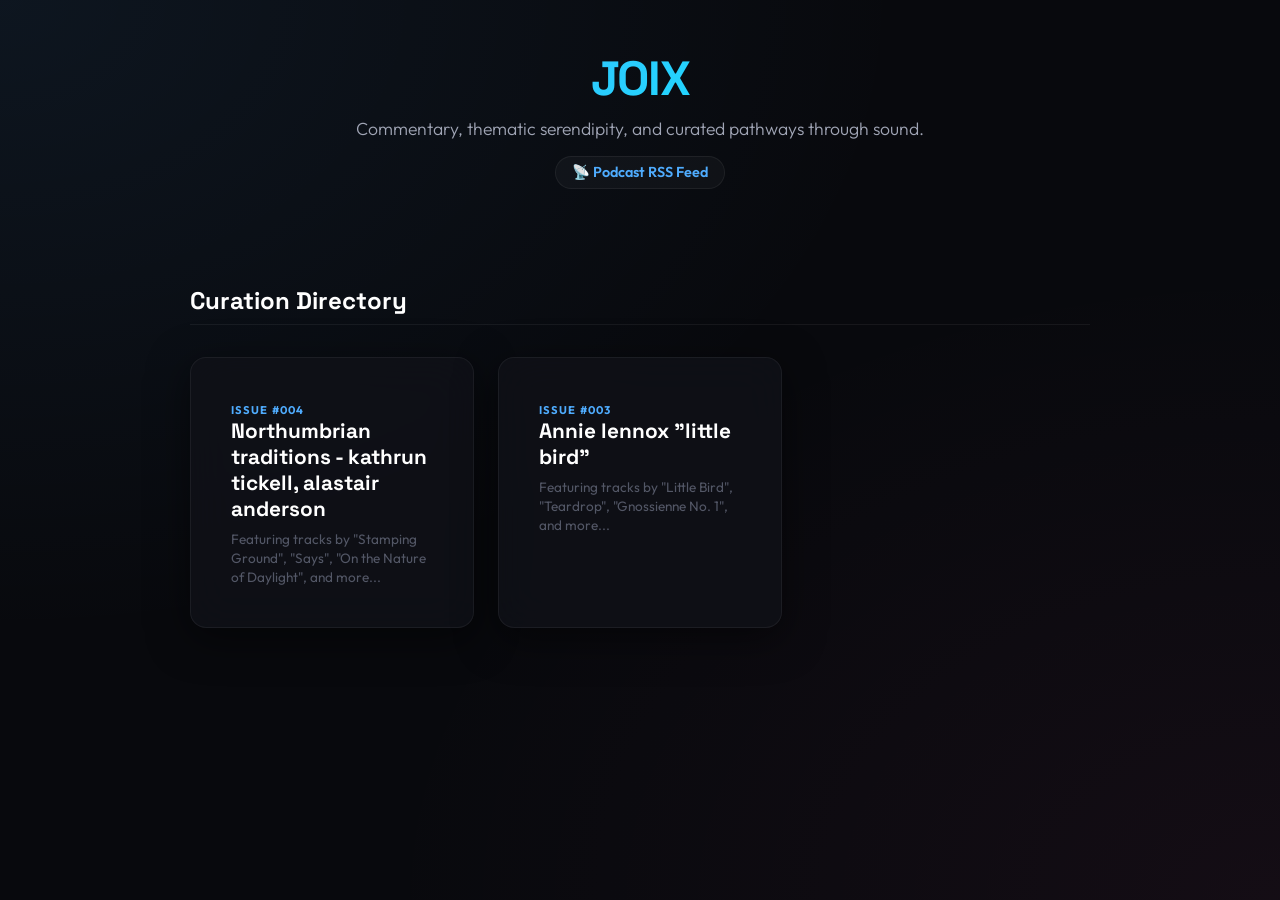
<file: podcast/index.html>
<!DOCTYPE html>
<html lang="en">
<head>
  <meta charset="UTF-8">
  <meta name="viewport" content="width=device-width, initial-scale=1.0">
  <title>JOIX - Thematic Music Curation</title>
  <style>
    
@import url('https://fonts.googleapis.com/css2?family=Outfit:wght@300;400;500;600;700;800&family=Space+Grotesk:wght@400;500;600;700&display=swap');

:root {
  --bg-primary: #08090d;
  --bg-secondary: #111218;
  --accent-purple: #4facfe;
  --accent-cyan: #00f2fe;
  --accent-magenta: #f857a6;
  --text-primary: #ffffff;
  --text-secondary: #a0a5b5;
  --text-muted: #535766;
  --glass-bg: rgba(17, 18, 24, 0.75);
  --glass-border: rgba(255, 255, 255, 0.06);
  --border-radius-lg: 16px;
  --border-radius-md: 10px;
  --border-radius-sm: 6px;
}

* { box-sizing: border-box; margin: 0; padding: 0; }

body {
  font-family: 'Outfit', sans-serif;
  background-color: var(--bg-primary);
  background-image: 
    radial-gradient(at 0% 0%, rgba(79, 172, 254, 0.08) 0px, transparent 50%),
    radial-gradient(at 100% 100%, rgba(248, 87, 166, 0.05) 0px, transparent 50%);
  background-attachment: fixed;
  color: var(--text-primary);
  min-height: 100vh;
  padding: 3rem 1.5rem;
}

.container {
  max-width: 900px;
  margin: 0 auto;
}

header {
  margin-bottom: 4rem;
  text-align: center;
}

h1 {
  font-family: 'Space Grotesk', sans-serif;
  font-weight: 800;
  font-size: 3rem;
  letter-spacing: -0.03em;
  background: linear-gradient(135deg, var(--accent-purple), var(--accent-cyan));
  -webkit-background-clip: text;
  -webkit-text-fill-color: transparent;
  margin-bottom: 0.5rem;
}

.subtitle {
  color: var(--text-secondary);
  font-size: 1.1rem;
  font-weight: 300;
}

.glass-panel {
  background: var(--glass-bg);
  border: 1px solid var(--glass-border);
  backdrop-filter: blur(20px);
  -webkit-backdrop-filter: blur(20px);
  border-radius: var(--border-radius-lg);
  padding: 2.5rem;
  box-shadow: 0 10px 40px rgba(0, 0, 0, 0.5);
  margin-bottom: 2.5rem;
}

/* Timeline grid */
.timeline {
  display: flex;
  flex-direction: column;
  gap: 2rem;
  margin-top: 3rem;
}

.node {
  display: grid;
  grid-template-columns: 70px 1fr;
  gap: 1.5rem;
  position: relative;
}

.node::after {
  content: '';
  position: absolute;
  left: 35px;
  top: 50px;
  bottom: -40px;
  width: 2px;
  background: linear-gradient(to bottom, var(--glass-border) 60%, transparent);
}

.node:last-child::after { display: none; }

.badge {
  display: flex;
  flex-direction: column;
  align-items: center;
  z-index: 2;
}

.number {
  width: 44px;
  height: 44px;
  border-radius: 50%;
  display: flex;
  align-items: center;
  justify-content: center;
  font-weight: 700;
  font-size: 1rem;
  background: var(--bg-secondary);
  border: 2px solid var(--glass-border);
}

.node.voice .number { border-color: var(--accent-cyan); color: var(--accent-cyan); }
.node.track .number { border-color: var(--accent-magenta); color: var(--accent-magenta); }

.type-label {
  font-size: 0.65rem;
  text-transform: uppercase;
  letter-spacing: 0.1em;
  margin-top: 0.4rem;
  color: var(--text-secondary);
  font-weight: 600;
}

.node-content {
  background: rgba(255, 255, 255, 0.01);
  border: 1px solid var(--glass-border);
  border-radius: var(--border-radius-md);
  padding: 1.5rem;
}

.node-title {
  font-family: 'Space Grotesk', sans-serif;
  font-size: 1.2rem;
  font-weight: 700;
  margin-bottom: 1rem;
}

.script-text {
  font-size: 1rem;
  line-height: 1.6;
  color: var(--text-secondary);
  margin-bottom: 1.25rem;
  font-style: italic;
  border-left: 2px solid var(--accent-cyan);
  padding-left: 1rem;
}

audio {
  width: 100%;
  margin-top: 0.5rem;
  outline: none;
}

/* History Card Portal */
.portal-grid {
  display: grid;
  grid-template-columns: repeat(auto-fill, minmax(280px, 1fr));
  gap: 1.5rem;
  margin-top: 2rem;
}

.portal-card {
  text-decoration: none;
  color: inherit;
  transition: all 0.2s ease;
}

.portal-card:hover {
  transform: translateY(-4px);
  border-color: var(--accent-purple);
  box-shadow: 0 10px 30px rgba(79, 172, 254, 0.1);
}

.portal-card h3 {
  font-family: 'Space Grotesk', sans-serif;
  font-size: 1.3rem;
  margin-bottom: 0.5rem;
}

.portal-card p {
  font-size: 0.9rem;
  color: var(--text-secondary);
  line-height: 1.4;
}

.nav-link {
  color: var(--accent-purple);
  text-decoration: none;
  font-weight: 600;
  display: inline-flex;
  align-items: center;
  gap: 0.25rem;
  margin-bottom: 2rem;
}
.nav-link:hover { text-decoration: underline; }

.track-notes {
  margin-top: 1rem;
  padding-top: 1rem;
  border-top: 1px dashed var(--glass-border);
  font-size: 0.85rem;
  color: var(--text-secondary);
}
.track-notes ul {
  list-style: none;
  display: flex;
  flex-direction: column;
  gap: 0.35rem;
}
.track-notes li strong {
  color: var(--accent-purple);
}

  </style>
</head>
<body>
  <div class="container">
    <header>
      <h1>JOIX</h1>
      <p class="subtitle">Commentary, thematic serendipity, and curated pathways through sound.</p>
      <div style="margin-top: 1rem;">
        <a href="rss.xml" class="nav-link" target="_blank" style="font-size:0.9rem; background:rgba(255,255,255,0.03); border:1px solid var(--glass-border); padding: 0.4rem 1rem; border-radius: 30px;">📡 Podcast RSS Feed</a>
      </div>
    </header>
    
    <section>
      <h2 style="font-family: 'Space Grotesk', sans-serif; font-size: 1.5rem; margin-bottom: 1.5rem; border-bottom: 1px solid var(--glass-border); padding-bottom: 0.5rem;">Curation Directory</h2>
      <div class="portal-grid">
        
      <a href="issue_004.html" class="glass-panel portal-card">
        <span style="text-transform: uppercase; font-size: 0.7rem; color: var(--accent-purple); font-weight: 700; letter-spacing: 0.1em;">Issue #004</span>
        <h3>Northumbrian traditions - kathrun tickell, alastair anderson</h3>
        <p style="margin-top:0.5rem; font-size:0.85rem; color: var(--text-muted);">Featuring tracks by "Stamping Ground", "Says", "On the Nature of Daylight", and more...</p>
      </a>
      <a href="issue_003.html" class="glass-panel portal-card">
        <span style="text-transform: uppercase; font-size: 0.7rem; color: var(--accent-purple); font-weight: 700; letter-spacing: 0.1em;">Issue #003</span>
        <h3>Annie lennox "little bird"</h3>
        <p style="margin-top:0.5rem; font-size:0.85rem; color: var(--text-muted);">Featuring tracks by "Little Bird", "Teardrop", "Gnossienne No. 1", and more...</p>
      </a>
      </div>
    </section>
  </div>
</body>
</html>
</file>
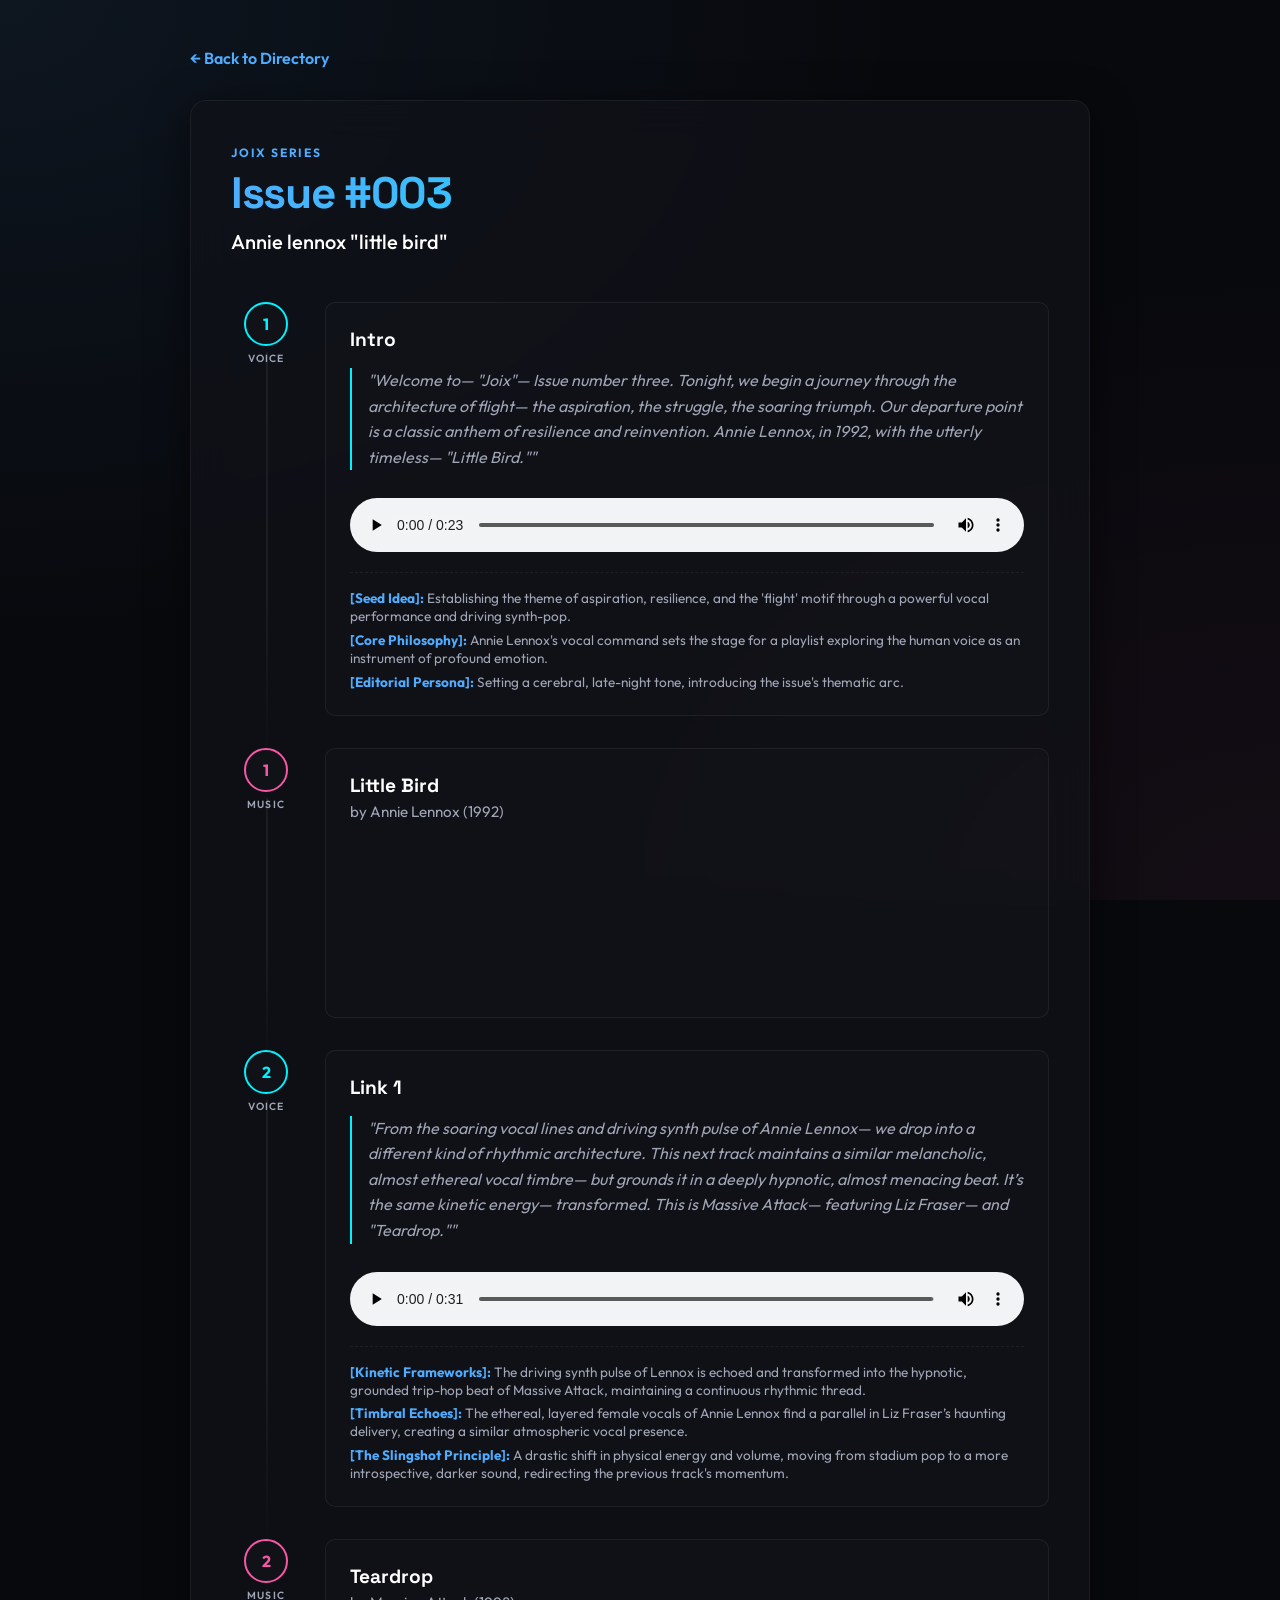
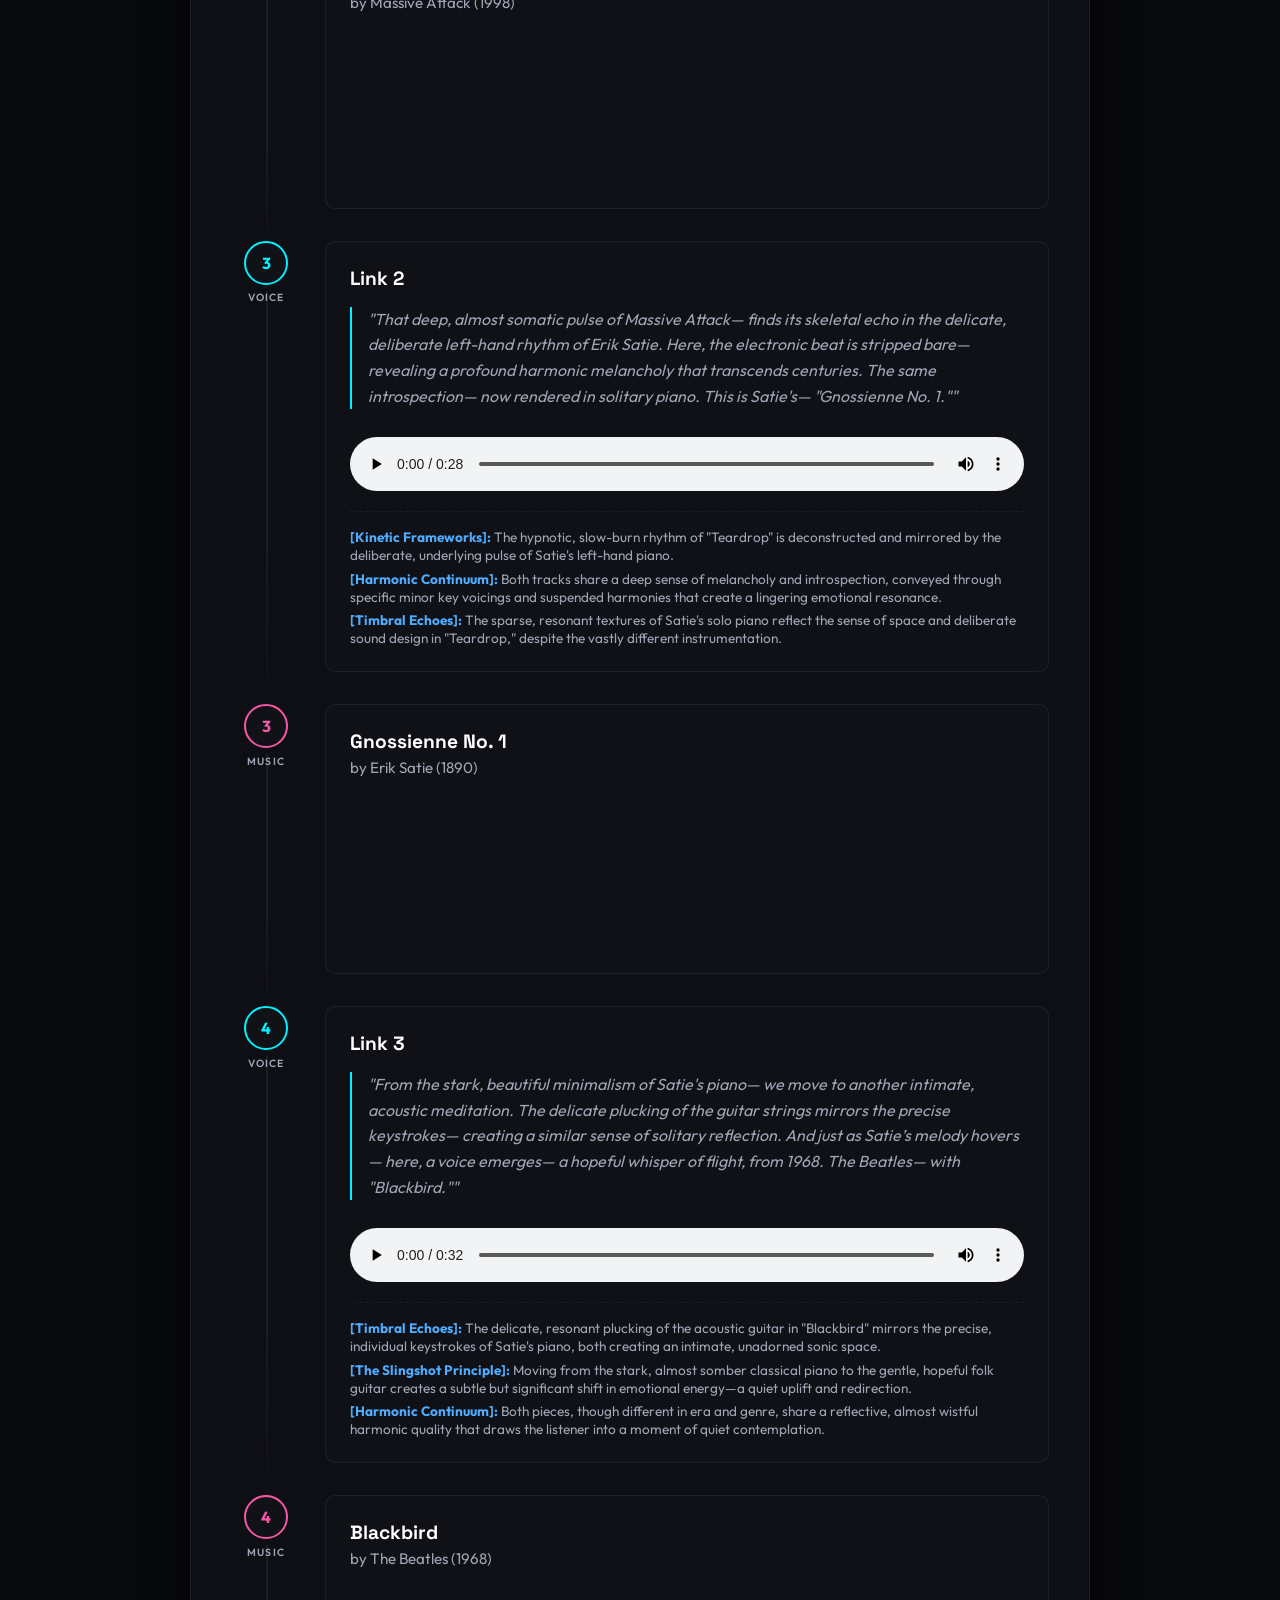
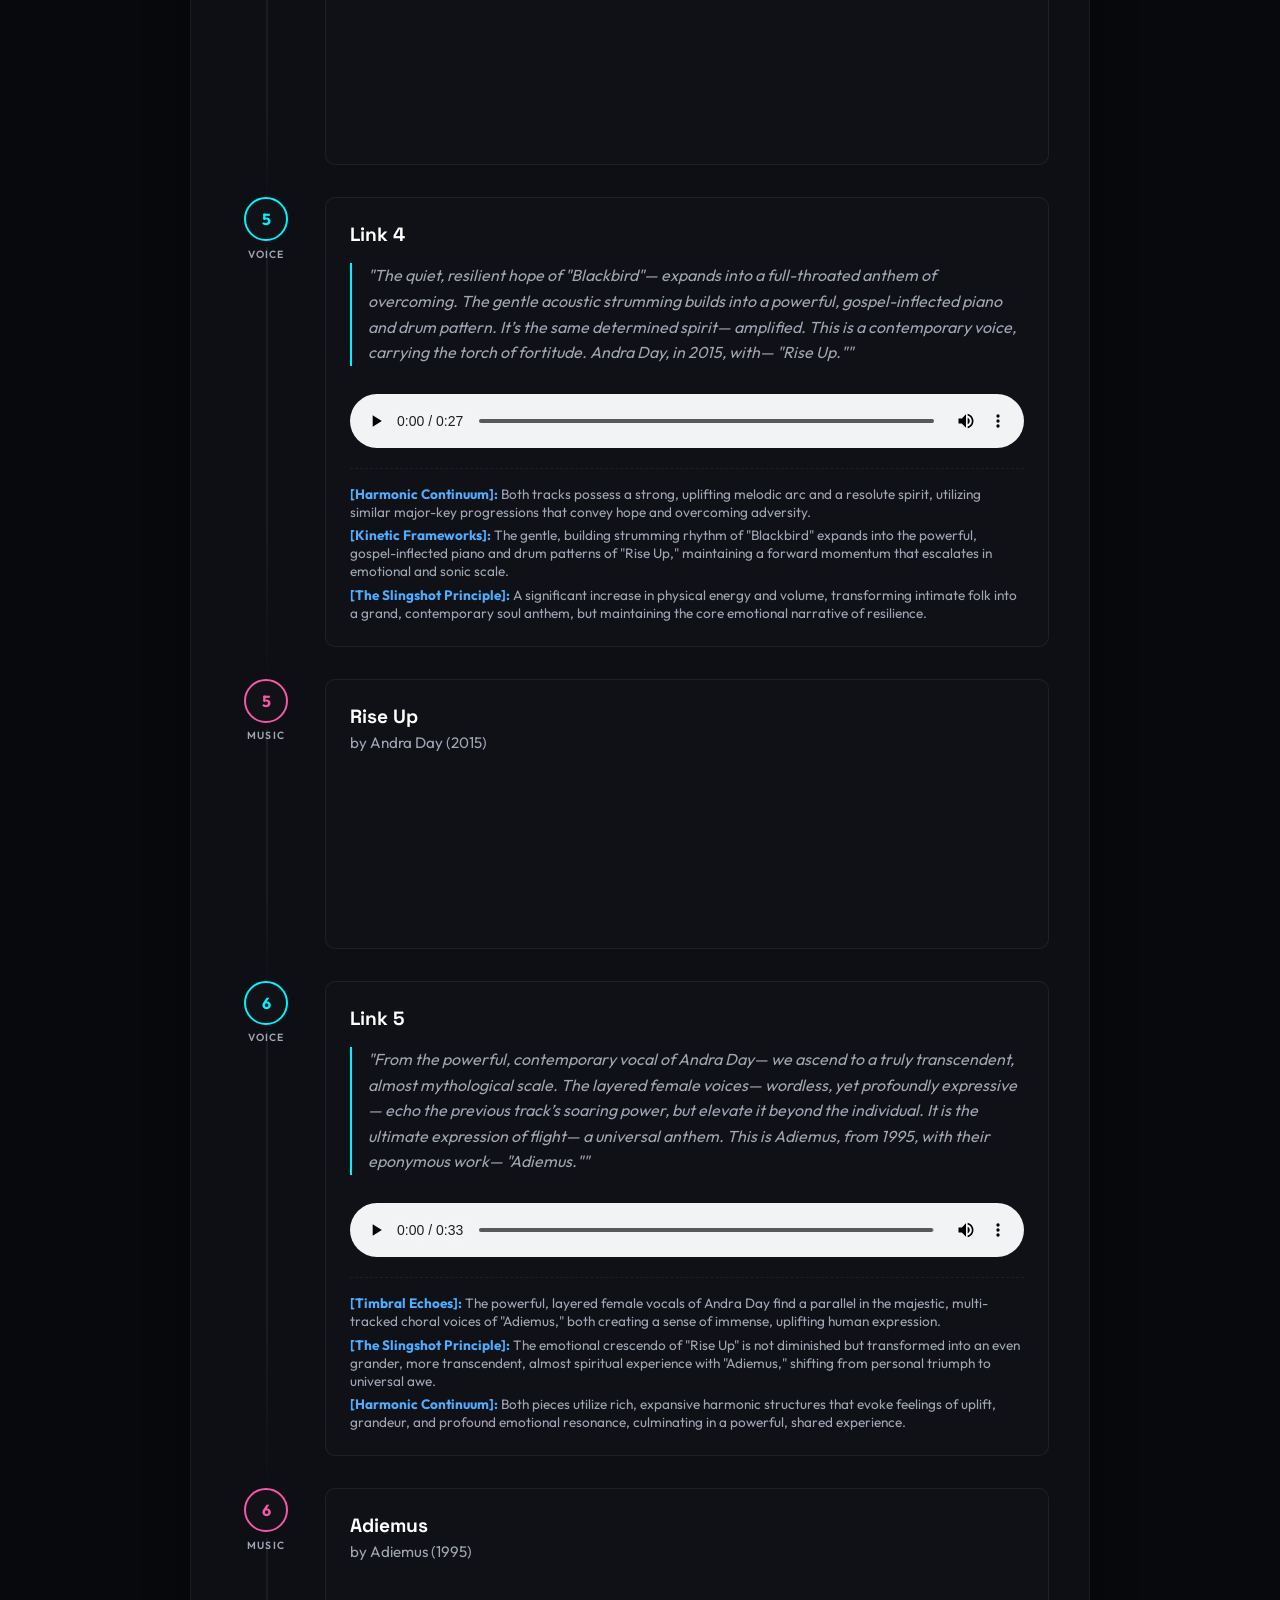
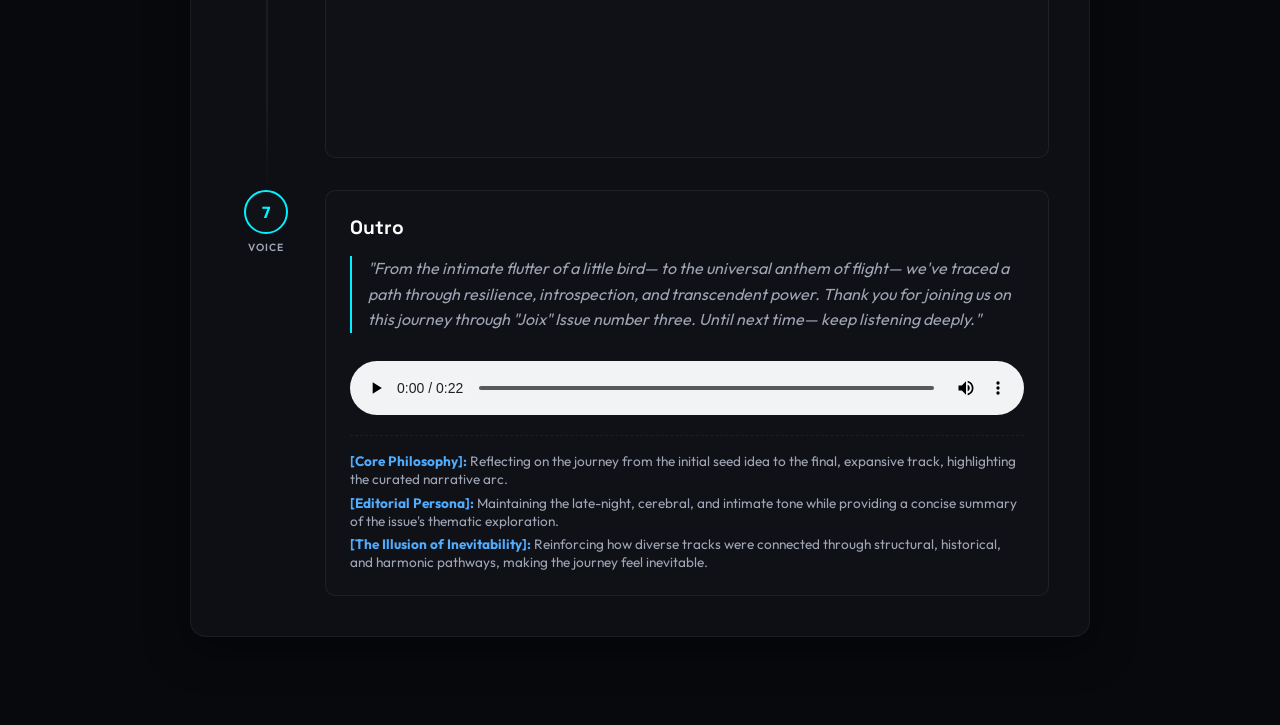
<file: podcast/issue_003.html>
<!DOCTYPE html>
<html lang="en">
<head>
  <meta charset="UTF-8">
  <meta name="viewport" content="width=device-width, initial-scale=1.0">
  <title>JOIX Issue #003 - Annie lennox "little bird"</title>
  <style>
    
@import url('https://fonts.googleapis.com/css2?family=Outfit:wght@300;400;500;600;700;800&family=Space+Grotesk:wght@400;500;600;700&display=swap');

:root {
  --bg-primary: #08090d;
  --bg-secondary: #111218;
  --accent-purple: #4facfe;
  --accent-cyan: #00f2fe;
  --accent-magenta: #f857a6;
  --text-primary: #ffffff;
  --text-secondary: #a0a5b5;
  --text-muted: #535766;
  --glass-bg: rgba(17, 18, 24, 0.75);
  --glass-border: rgba(255, 255, 255, 0.06);
  --border-radius-lg: 16px;
  --border-radius-md: 10px;
  --border-radius-sm: 6px;
}

* { box-sizing: border-box; margin: 0; padding: 0; }

body {
  font-family: 'Outfit', sans-serif;
  background-color: var(--bg-primary);
  background-image: 
    radial-gradient(at 0% 0%, rgba(79, 172, 254, 0.08) 0px, transparent 50%),
    radial-gradient(at 100% 100%, rgba(248, 87, 166, 0.05) 0px, transparent 50%);
  background-attachment: fixed;
  color: var(--text-primary);
  min-height: 100vh;
  padding: 3rem 1.5rem;
}

.container {
  max-width: 900px;
  margin: 0 auto;
}

header {
  margin-bottom: 4rem;
  text-align: center;
}

h1 {
  font-family: 'Space Grotesk', sans-serif;
  font-weight: 800;
  font-size: 3rem;
  letter-spacing: -0.03em;
  background: linear-gradient(135deg, var(--accent-purple), var(--accent-cyan));
  -webkit-background-clip: text;
  -webkit-text-fill-color: transparent;
  margin-bottom: 0.5rem;
}

.subtitle {
  color: var(--text-secondary);
  font-size: 1.1rem;
  font-weight: 300;
}

.glass-panel {
  background: var(--glass-bg);
  border: 1px solid var(--glass-border);
  backdrop-filter: blur(20px);
  -webkit-backdrop-filter: blur(20px);
  border-radius: var(--border-radius-lg);
  padding: 2.5rem;
  box-shadow: 0 10px 40px rgba(0, 0, 0, 0.5);
  margin-bottom: 2.5rem;
}

/* Timeline grid */
.timeline {
  display: flex;
  flex-direction: column;
  gap: 2rem;
  margin-top: 3rem;
}

.node {
  display: grid;
  grid-template-columns: 70px 1fr;
  gap: 1.5rem;
  position: relative;
}

.node::after {
  content: '';
  position: absolute;
  left: 35px;
  top: 50px;
  bottom: -40px;
  width: 2px;
  background: linear-gradient(to bottom, var(--glass-border) 60%, transparent);
}

.node:last-child::after { display: none; }

.badge {
  display: flex;
  flex-direction: column;
  align-items: center;
  z-index: 2;
}

.number {
  width: 44px;
  height: 44px;
  border-radius: 50%;
  display: flex;
  align-items: center;
  justify-content: center;
  font-weight: 700;
  font-size: 1rem;
  background: var(--bg-secondary);
  border: 2px solid var(--glass-border);
}

.node.voice .number { border-color: var(--accent-cyan); color: var(--accent-cyan); }
.node.track .number { border-color: var(--accent-magenta); color: var(--accent-magenta); }

.type-label {
  font-size: 0.65rem;
  text-transform: uppercase;
  letter-spacing: 0.1em;
  margin-top: 0.4rem;
  color: var(--text-secondary);
  font-weight: 600;
}

.node-content {
  background: rgba(255, 255, 255, 0.01);
  border: 1px solid var(--glass-border);
  border-radius: var(--border-radius-md);
  padding: 1.5rem;
}

.node-title {
  font-family: 'Space Grotesk', sans-serif;
  font-size: 1.2rem;
  font-weight: 700;
  margin-bottom: 1rem;
}

.script-text {
  font-size: 1rem;
  line-height: 1.6;
  color: var(--text-secondary);
  margin-bottom: 1.25rem;
  font-style: italic;
  border-left: 2px solid var(--accent-cyan);
  padding-left: 1rem;
}

audio {
  width: 100%;
  margin-top: 0.5rem;
  outline: none;
}

/* History Card Portal */
.portal-grid {
  display: grid;
  grid-template-columns: repeat(auto-fill, minmax(280px, 1fr));
  gap: 1.5rem;
  margin-top: 2rem;
}

.portal-card {
  text-decoration: none;
  color: inherit;
  transition: all 0.2s ease;
}

.portal-card:hover {
  transform: translateY(-4px);
  border-color: var(--accent-purple);
  box-shadow: 0 10px 30px rgba(79, 172, 254, 0.1);
}

.portal-card h3 {
  font-family: 'Space Grotesk', sans-serif;
  font-size: 1.3rem;
  margin-bottom: 0.5rem;
}

.portal-card p {
  font-size: 0.9rem;
  color: var(--text-secondary);
  line-height: 1.4;
}

.nav-link {
  color: var(--accent-purple);
  text-decoration: none;
  font-weight: 600;
  display: inline-flex;
  align-items: center;
  gap: 0.25rem;
  margin-bottom: 2rem;
}
.nav-link:hover { text-decoration: underline; }

.track-notes {
  margin-top: 1rem;
  padding-top: 1rem;
  border-top: 1px dashed var(--glass-border);
  font-size: 0.85rem;
  color: var(--text-secondary);
}
.track-notes ul {
  list-style: none;
  display: flex;
  flex-direction: column;
  gap: 0.35rem;
}
.track-notes li strong {
  color: var(--accent-purple);
}

  </style>
</head>
<body>
  <div class="container">
    <a href="index.html" class="nav-link">&larr; Back to Directory</a>
    
    <article class="glass-panel">
      <header style="margin-bottom: 2rem; text-align: left;">
        <span style="text-transform: uppercase; font-size: 0.75rem; letter-spacing: 0.15em; color: var(--accent-purple); font-weight: 700;">JOIX Series</span>
        <h1 style="text-align: left; font-size: 2.75rem; margin-top:0.25rem;">Issue #003</h1>
        <p class="subtitle" style="font-size:1.25rem; font-weight: 500; color: var(--text-primary); margin-top:0.25rem;">Annie lennox "little bird"</p>
      </header>
      
      <div class="timeline">
        
      <div class="node voice">
        <div class="badge">
          <div class="number">1</div>
          <span class="type-label">Voice</span>
        </div>
        <div class="node-content">
          <h3 class="node-title">Intro</h3>
          <p class="script-text">"Welcome to— "Joix"— Issue number three. Tonight, we begin a journey through the architecture of flight— the aspiration, the struggle, the soaring triumph. Our departure point is a classic anthem of resilience and reinvention. Annie Lennox, in 1992, with the utterly timeless— "Little Bird.""</p>
          <audio controls src="episodes/joix_003/chunk_1_intro.mp3"></audio>
          <div class="track-notes"><ul><li><strong>[Seed Idea]:</strong>  Establishing the theme of aspiration, resilience, and the 'flight' motif through a powerful vocal performance and driving synth-pop.</li><li><strong>[Core Philosophy]:</strong>  Annie Lennox's vocal command sets the stage for a playlist exploring the human voice as an instrument of profound emotion.</li><li><strong>[Editorial Persona]:</strong>  Setting a cerebral, late-night tone, introducing the issue's thematic arc.</li></ul></div>
        </div>
      </div>
      <div class="node track">
        <div class="badge">
          <div class="number">1</div>
          <span class="type-label">Music</span>
        </div>
        <div class="node-content">
          <h3 class="node-title" style="margin-bottom:0.25rem;">Little Bird</h3>
          <p style="color:var(--text-secondary); font-size:0.95rem;">by Annie Lennox (1992)</p>
          
          <iframe src="https://open.spotify.com/embed/track/1KX8GhTteEUlkbfzaRzbsx?utm_source=generator" 
                  width="100%" height="152" frameBorder="0" allowfullscreen="" 
                  allow="autoplay; clipboard-write; encrypted-media; fullscreen; picture-in-picture" 
                  loading="lazy" style="border-radius: var(--border-radius-sm); margin-top: 1rem;"></iframe>
        </div>
      </div>
      <div class="node voice">
        <div class="badge">
          <div class="number">2</div>
          <span class="type-label">Voice</span>
        </div>
        <div class="node-content">
          <h3 class="node-title">Link 1</h3>
          <p class="script-text">"From the soaring vocal lines and driving synth pulse of Annie Lennox— we drop into a different kind of rhythmic architecture. This next track maintains a similar melancholic, almost ethereal vocal timbre— but grounds it in a deeply hypnotic, almost menacing beat. It’s the same kinetic energy— transformed. This is Massive Attack— featuring Liz Fraser— and "Teardrop.""</p>
          <audio controls src="episodes/joix_003/chunk_2_link_1.mp3"></audio>
          <div class="track-notes"><ul><li><strong>[Kinetic Frameworks]:</strong>  The driving synth pulse of Lennox is echoed and transformed into the hypnotic, grounded trip-hop beat of Massive Attack, maintaining a continuous rhythmic thread.</li><li><strong>[Timbral Echoes]:</strong>  The ethereal, layered female vocals of Annie Lennox find a parallel in Liz Fraser’s haunting delivery, creating a similar atmospheric vocal presence.</li><li><strong>[The Slingshot Principle]:</strong>  A drastic shift in physical energy and volume, moving from stadium pop to a more introspective, darker sound, redirecting the previous track's momentum.</li></ul></div>
        </div>
      </div>
      <div class="node track">
        <div class="badge">
          <div class="number">2</div>
          <span class="type-label">Music</span>
        </div>
        <div class="node-content">
          <h3 class="node-title" style="margin-bottom:0.25rem;">Teardrop</h3>
          <p style="color:var(--text-secondary); font-size:0.95rem;">by Massive Attack (1998)</p>
          
          <iframe src="https://open.spotify.com/embed/track/67Hna13dNDkZvBpTXRIaOJ?utm_source=generator" 
                  width="100%" height="152" frameBorder="0" allowfullscreen="" 
                  allow="autoplay; clipboard-write; encrypted-media; fullscreen; picture-in-picture" 
                  loading="lazy" style="border-radius: var(--border-radius-sm); margin-top: 1rem;"></iframe>
        </div>
      </div>
      <div class="node voice">
        <div class="badge">
          <div class="number">3</div>
          <span class="type-label">Voice</span>
        </div>
        <div class="node-content">
          <h3 class="node-title">Link 2</h3>
          <p class="script-text">"That deep, almost somatic pulse of Massive Attack— finds its skeletal echo in the delicate, deliberate left-hand rhythm of Erik Satie. Here, the electronic beat is stripped bare— revealing a profound harmonic melancholy that transcends centuries. The same introspection— now rendered in solitary piano. This is Satie's— "Gnossienne No. 1.""</p>
          <audio controls src="episodes/joix_003/chunk_3_link_2.mp3"></audio>
          <div class="track-notes"><ul><li><strong>[Kinetic Frameworks]:</strong>  The hypnotic, slow-burn rhythm of "Teardrop" is deconstructed and mirrored by the deliberate, underlying pulse of Satie's left-hand piano.</li><li><strong>[Harmonic Continuum]:</strong>  Both tracks share a deep sense of melancholy and introspection, conveyed through specific minor key voicings and suspended harmonies that create a lingering emotional resonance.</li><li><strong>[Timbral Echoes]:</strong>  The sparse, resonant textures of Satie's solo piano reflect the sense of space and deliberate sound design in "Teardrop," despite the vastly different instrumentation.</li></ul></div>
        </div>
      </div>
      <div class="node track">
        <div class="badge">
          <div class="number">3</div>
          <span class="type-label">Music</span>
        </div>
        <div class="node-content">
          <h3 class="node-title" style="margin-bottom:0.25rem;">Gnossienne No. 1</h3>
          <p style="color:var(--text-secondary); font-size:0.95rem;">by Erik Satie (1890)</p>
          
          <iframe src="https://open.spotify.com/embed/track/0Seumg0NAq7KS1r0Yso52H?utm_source=generator" 
                  width="100%" height="152" frameBorder="0" allowfullscreen="" 
                  allow="autoplay; clipboard-write; encrypted-media; fullscreen; picture-in-picture" 
                  loading="lazy" style="border-radius: var(--border-radius-sm); margin-top: 1rem;"></iframe>
        </div>
      </div>
      <div class="node voice">
        <div class="badge">
          <div class="number">4</div>
          <span class="type-label">Voice</span>
        </div>
        <div class="node-content">
          <h3 class="node-title">Link 3</h3>
          <p class="script-text">"From the stark, beautiful minimalism of Satie's piano— we move to another intimate, acoustic meditation. The delicate plucking of the guitar strings mirrors the precise keystrokes— creating a similar sense of solitary reflection. And just as Satie’s melody hovers— here, a voice emerges— a hopeful whisper of flight, from 1968. The Beatles— with "Blackbird.""</p>
          <audio controls src="episodes/joix_003/chunk_4_link_3.mp3"></audio>
          <div class="track-notes"><ul><li><strong>[Timbral Echoes]:</strong>  The delicate, resonant plucking of the acoustic guitar in "Blackbird" mirrors the precise, individual keystrokes of Satie's piano, both creating an intimate, unadorned sonic space.</li><li><strong>[The Slingshot Principle]:</strong>  Moving from the stark, almost somber classical piano to the gentle, hopeful folk guitar creates a subtle but significant shift in emotional energy—a quiet uplift and redirection.</li><li><strong>[Harmonic Continuum]:</strong>  Both pieces, though different in era and genre, share a reflective, almost wistful harmonic quality that draws the listener into a moment of quiet contemplation.</li></ul></div>
        </div>
      </div>
      <div class="node track">
        <div class="badge">
          <div class="number">4</div>
          <span class="type-label">Music</span>
        </div>
        <div class="node-content">
          <h3 class="node-title" style="margin-bottom:0.25rem;">Blackbird</h3>
          <p style="color:var(--text-secondary); font-size:0.95rem;">by The Beatles (1968)</p>
          
          <iframe src="https://open.spotify.com/embed/track/5jgFfDIR6FR0gvlA56Nakr?utm_source=generator" 
                  width="100%" height="152" frameBorder="0" allowfullscreen="" 
                  allow="autoplay; clipboard-write; encrypted-media; fullscreen; picture-in-picture" 
                  loading="lazy" style="border-radius: var(--border-radius-sm); margin-top: 1rem;"></iframe>
        </div>
      </div>
      <div class="node voice">
        <div class="badge">
          <div class="number">5</div>
          <span class="type-label">Voice</span>
        </div>
        <div class="node-content">
          <h3 class="node-title">Link 4</h3>
          <p class="script-text">"The quiet, resilient hope of "Blackbird"— expands into a full-throated anthem of overcoming. The gentle acoustic strumming builds into a powerful, gospel-inflected piano and drum pattern. It’s the same determined spirit— amplified. This is a contemporary voice, carrying the torch of fortitude. Andra Day, in 2015, with— "Rise Up.""</p>
          <audio controls src="episodes/joix_003/chunk_5_link_4.mp3"></audio>
          <div class="track-notes"><ul><li><strong>[Harmonic Continuum]:</strong>  Both tracks possess a strong, uplifting melodic arc and a resolute spirit, utilizing similar major-key progressions that convey hope and overcoming adversity.</li><li><strong>[Kinetic Frameworks]:</strong>  The gentle, building strumming rhythm of "Blackbird" expands into the powerful, gospel-inflected piano and drum patterns of "Rise Up," maintaining a forward momentum that escalates in emotional and sonic scale.</li><li><strong>[The Slingshot Principle]:</strong>  A significant increase in physical energy and volume, transforming intimate folk into a grand, contemporary soul anthem, but maintaining the core emotional narrative of resilience.</li></ul></div>
        </div>
      </div>
      <div class="node track">
        <div class="badge">
          <div class="number">5</div>
          <span class="type-label">Music</span>
        </div>
        <div class="node-content">
          <h3 class="node-title" style="margin-bottom:0.25rem;">Rise Up</h3>
          <p style="color:var(--text-secondary); font-size:0.95rem;">by Andra Day (2015)</p>
          
          <iframe src="https://open.spotify.com/embed/track/59sRA7QpaWdeb3PZOrYijm?utm_source=generator" 
                  width="100%" height="152" frameBorder="0" allowfullscreen="" 
                  allow="autoplay; clipboard-write; encrypted-media; fullscreen; picture-in-picture" 
                  loading="lazy" style="border-radius: var(--border-radius-sm); margin-top: 1rem;"></iframe>
        </div>
      </div>
      <div class="node voice">
        <div class="badge">
          <div class="number">6</div>
          <span class="type-label">Voice</span>
        </div>
        <div class="node-content">
          <h3 class="node-title">Link 5</h3>
          <p class="script-text">"From the powerful, contemporary vocal of Andra Day— we ascend to a truly transcendent, almost mythological scale. The layered female voices— wordless, yet profoundly expressive— echo the previous track’s soaring power, but elevate it beyond the individual. It is the ultimate expression of flight— a universal anthem. This is Adiemus, from 1995, with their eponymous work— "Adiemus.""</p>
          <audio controls src="episodes/joix_003/chunk_6_link_5.mp3"></audio>
          <div class="track-notes"><ul><li><strong>[Timbral Echoes]:</strong>  The powerful, layered female vocals of Andra Day find a parallel in the majestic, multi-tracked choral voices of "Adiemus," both creating a sense of immense, uplifting human expression.</li><li><strong>[The Slingshot Principle]:</strong>  The emotional crescendo of "Rise Up" is not diminished but transformed into an even grander, more transcendent, almost spiritual experience with "Adiemus," shifting from personal triumph to universal awe.</li><li><strong>[Harmonic Continuum]:</strong>  Both pieces utilize rich, expansive harmonic structures that evoke feelings of uplift, grandeur, and profound emotional resonance, culminating in a powerful, shared experience.</li></ul></div>
        </div>
      </div>
      <div class="node track">
        <div class="badge">
          <div class="number">6</div>
          <span class="type-label">Music</span>
        </div>
        <div class="node-content">
          <h3 class="node-title" style="margin-bottom:0.25rem;">Adiemus</h3>
          <p style="color:var(--text-secondary); font-size:0.95rem;">by Adiemus (1995)</p>
          
          <iframe src="https://open.spotify.com/embed/track/1RHvVn9FpeBd77PZRhHTsG?utm_source=generator" 
                  width="100%" height="152" frameBorder="0" allowfullscreen="" 
                  allow="autoplay; clipboard-write; encrypted-media; fullscreen; picture-in-picture" 
                  loading="lazy" style="border-radius: var(--border-radius-sm); margin-top: 1rem;"></iframe>
        </div>
      </div>
      <div class="node voice">
        <div class="badge">
          <div class="number">7</div>
          <span class="type-label">Voice</span>
        </div>
        <div class="node-content">
          <h3 class="node-title">Outro</h3>
          <p class="script-text">"From the intimate flutter of a little bird— to the universal anthem of flight— we've traced a path through resilience, introspection, and transcendent power. Thank you for joining us on this journey through "Joix" Issue number three. Until next time— keep listening deeply."</p>
          <audio controls src="episodes/joix_003/chunk_7_outro.mp3"></audio>
          <div class="track-notes"><ul><li><strong>[Core Philosophy]:</strong>  Reflecting on the journey from the initial seed idea to the final, expansive track, highlighting the curated narrative arc.</li><li><strong>[Editorial Persona]:</strong>  Maintaining the late-night, cerebral, and intimate tone while providing a concise summary of the issue's thematic exploration.</li><li><strong>[The Illusion of Inevitability]:</strong>  Reinforcing how diverse tracks were connected through structural, historical, and harmonic pathways, making the journey feel inevitable.</li></ul></div>
        </div>
      </div>
      </div>
    </article>
  </div>
</body>
</html>
</file>
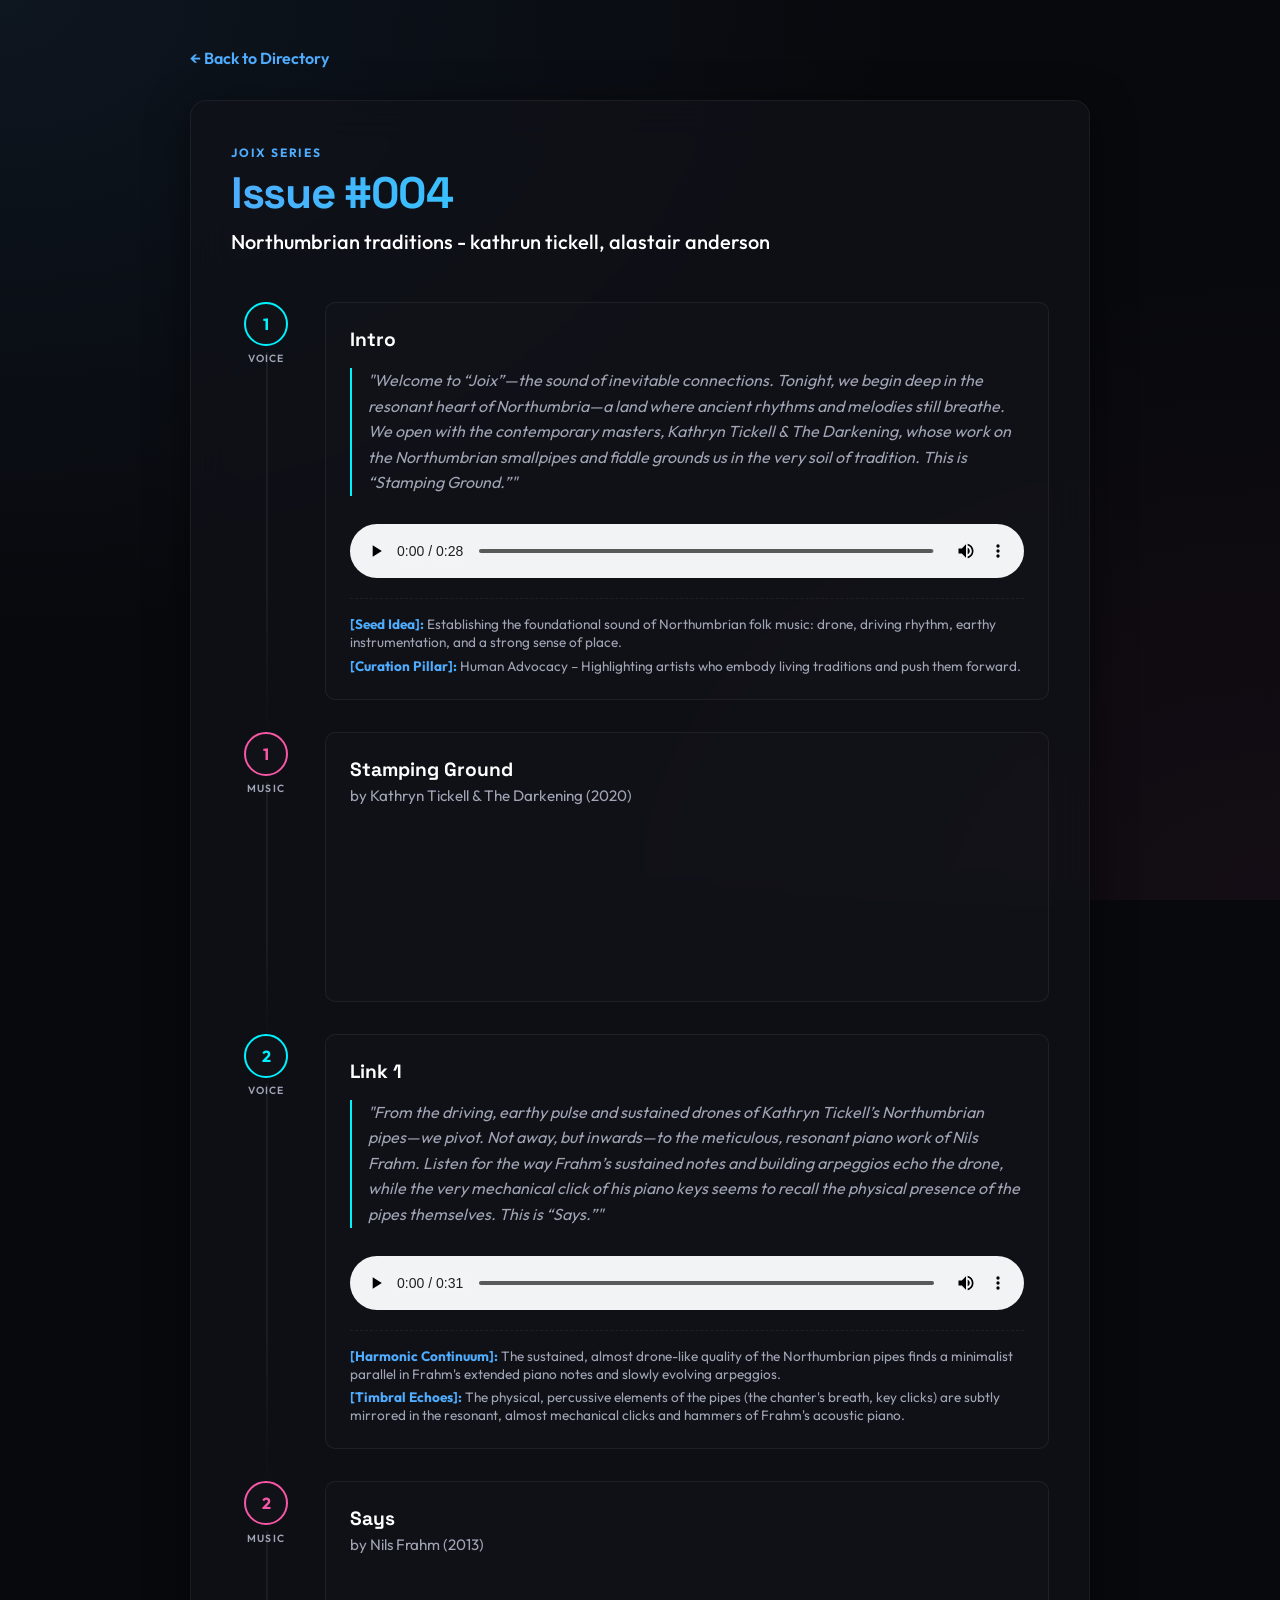
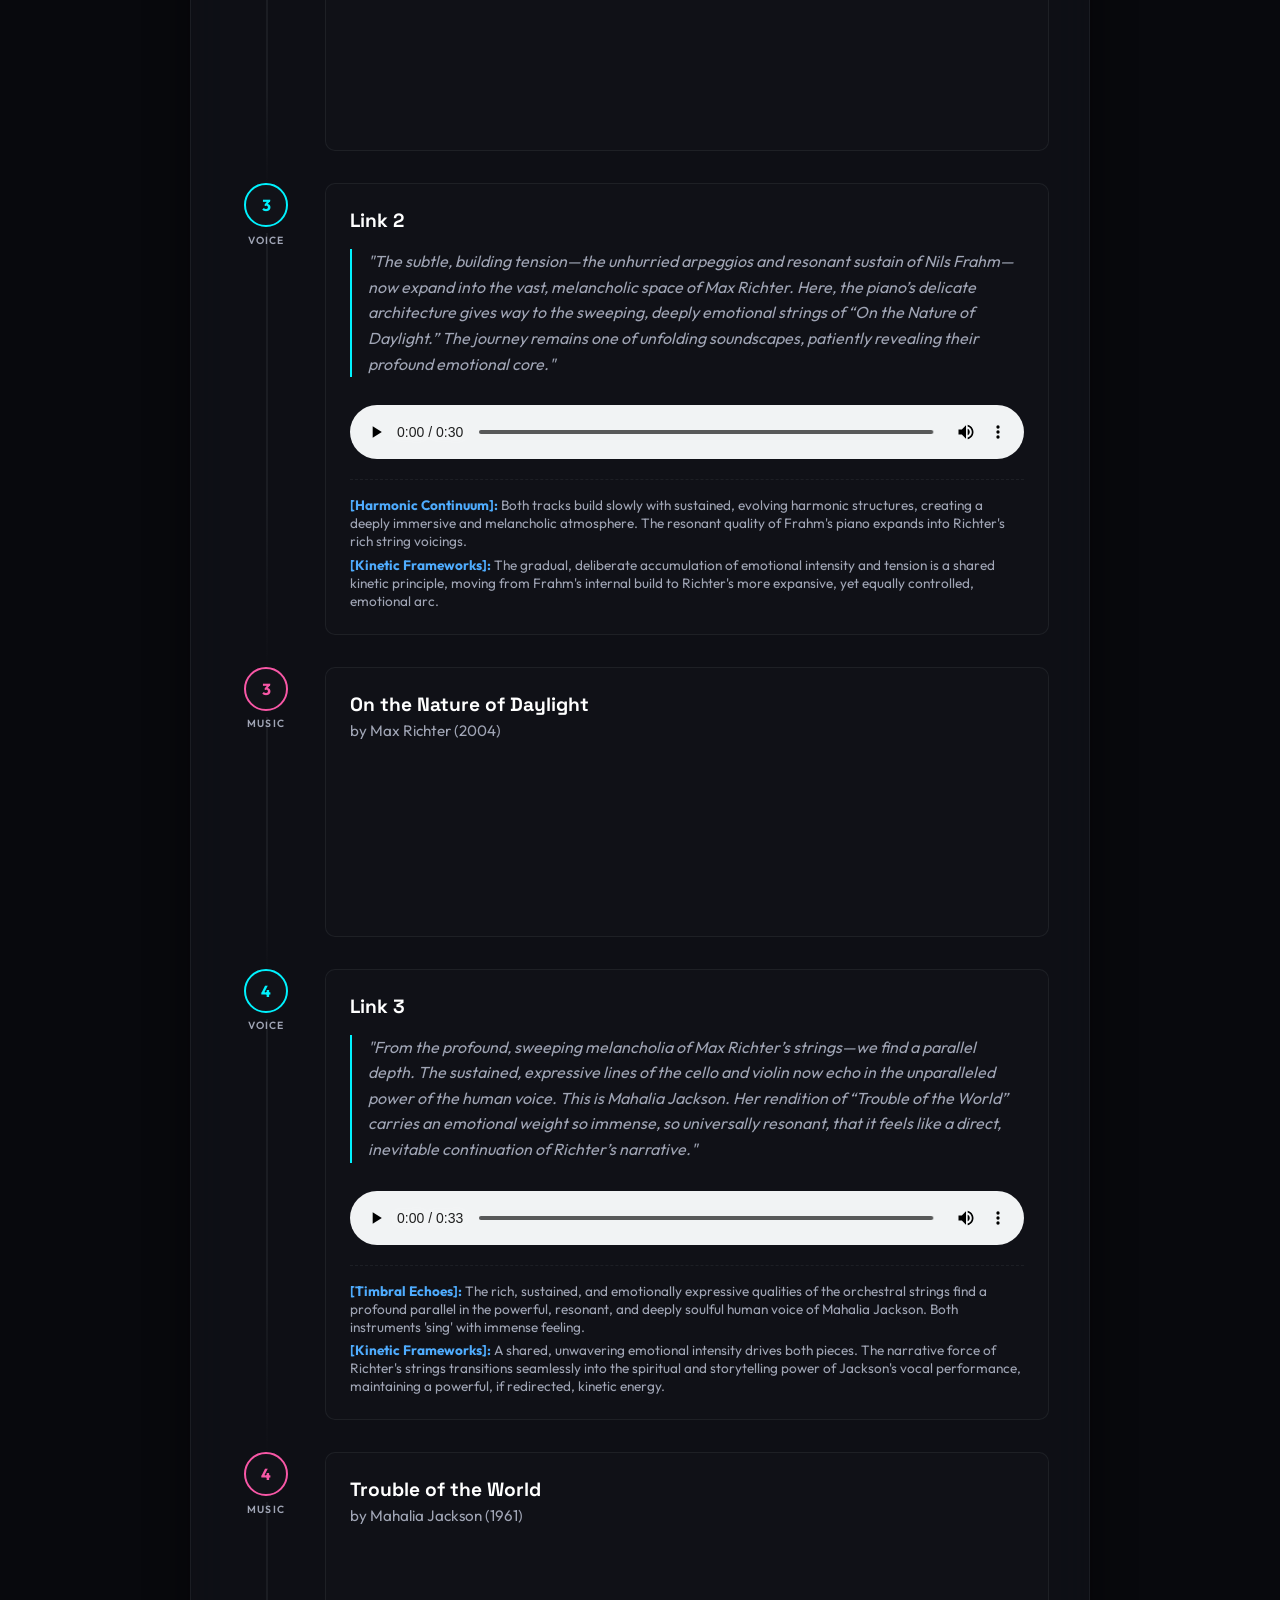
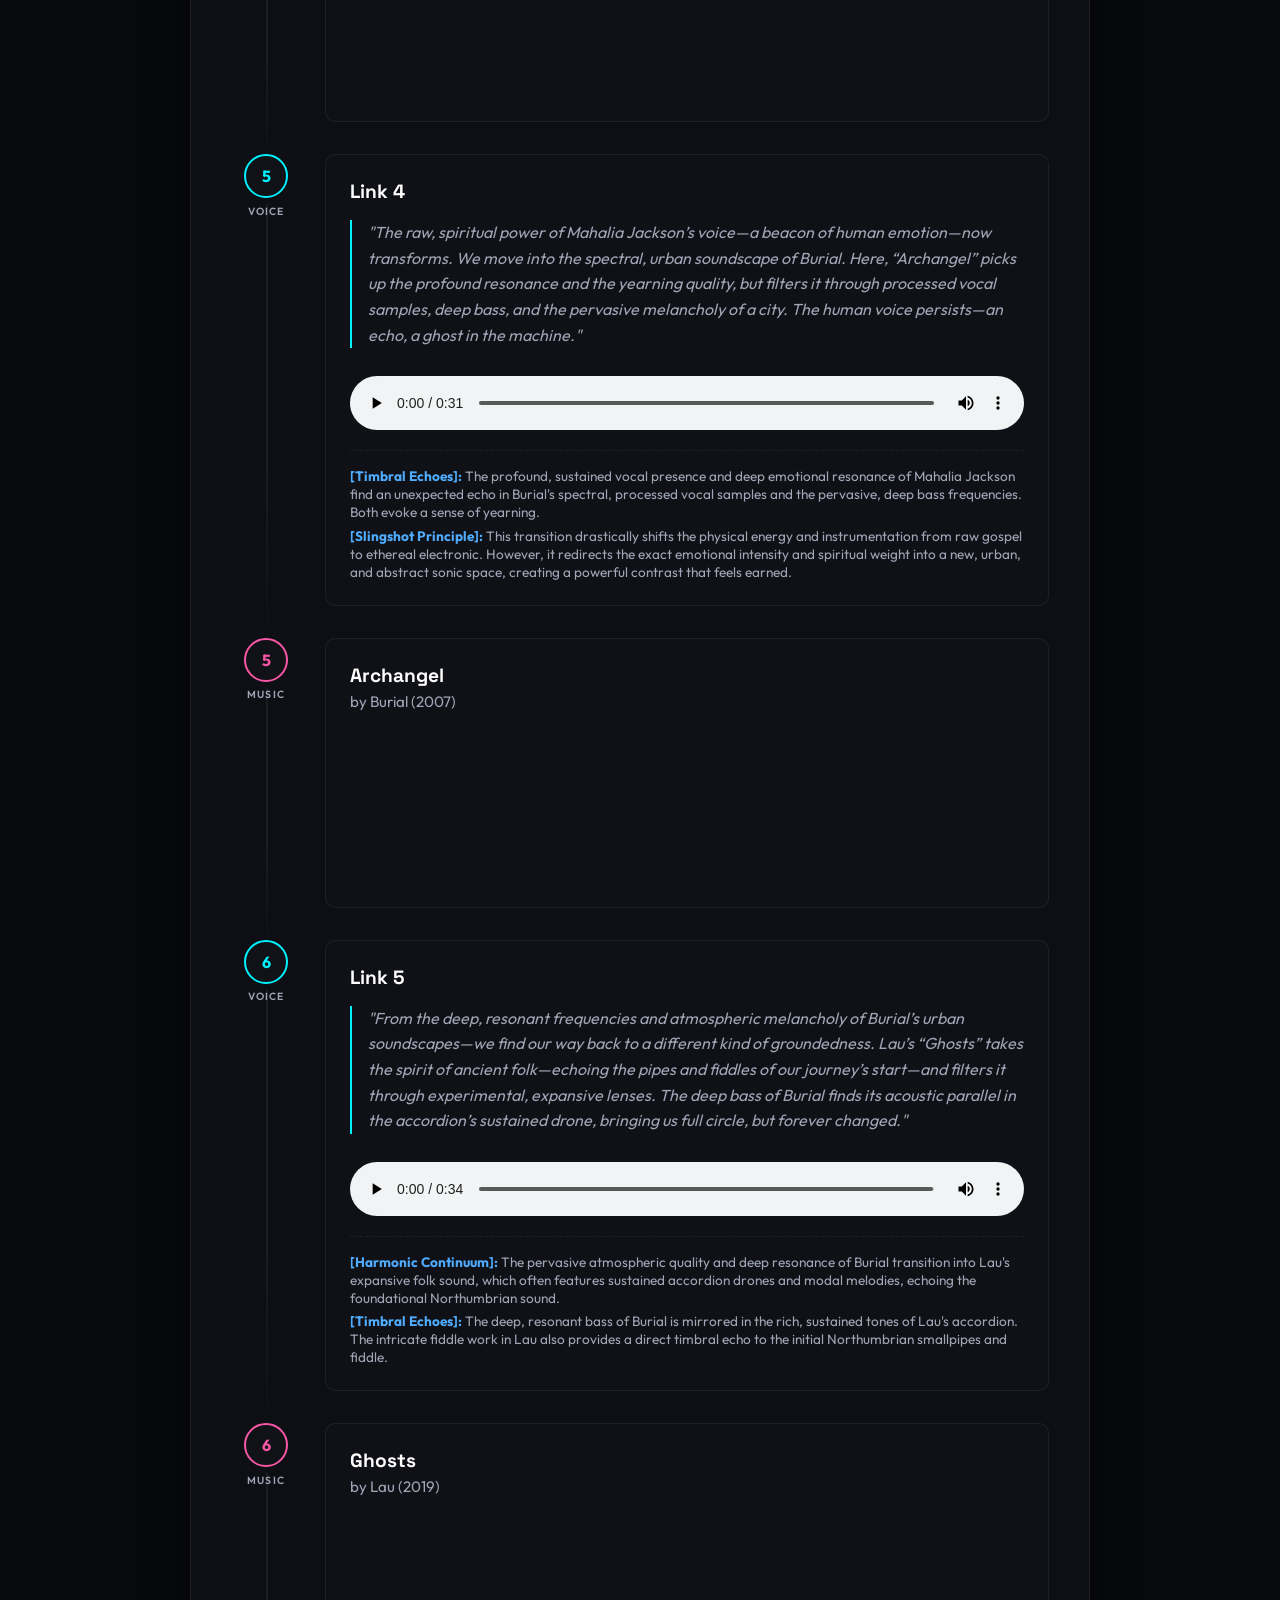
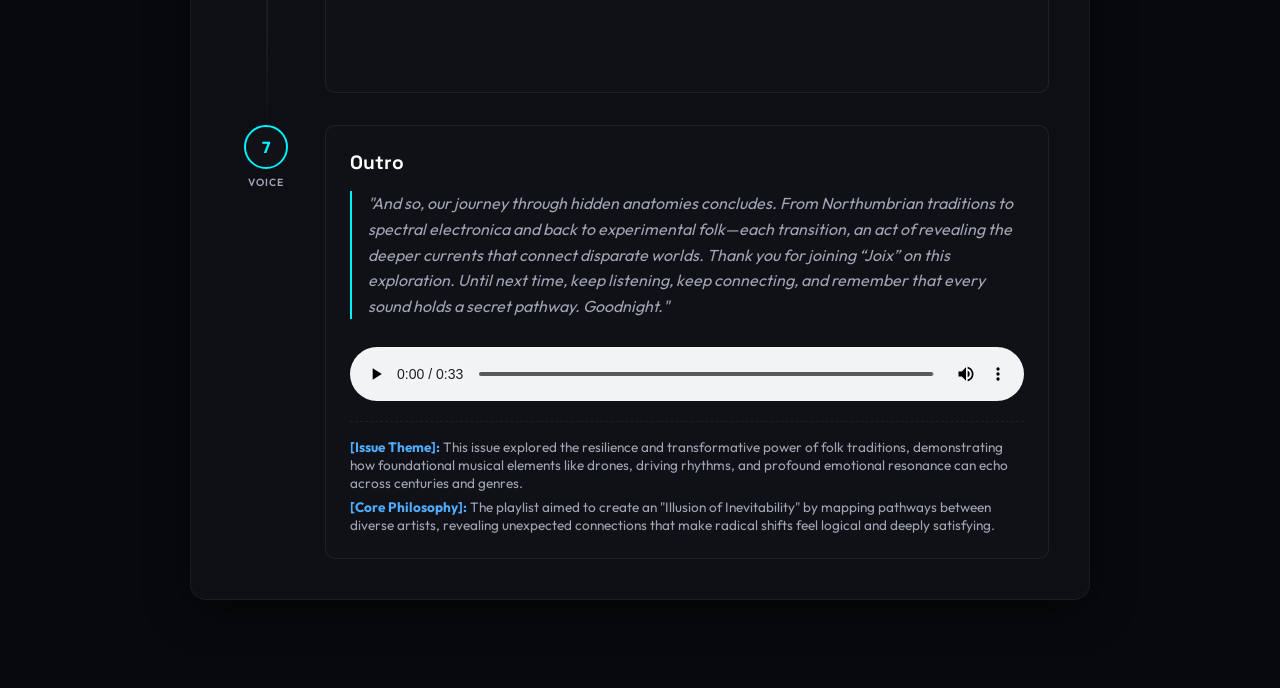
<file: podcast/issue_004.html>
<!DOCTYPE html>
<html lang="en">
<head>
  <meta charset="UTF-8">
  <meta name="viewport" content="width=device-width, initial-scale=1.0">
  <title>JOIX Issue #004 - Northumbrian traditions - kathrun tickell, alastair anderson</title>
  <style>
    
@import url('https://fonts.googleapis.com/css2?family=Outfit:wght@300;400;500;600;700;800&family=Space+Grotesk:wght@400;500;600;700&display=swap');

:root {
  --bg-primary: #08090d;
  --bg-secondary: #111218;
  --accent-purple: #4facfe;
  --accent-cyan: #00f2fe;
  --accent-magenta: #f857a6;
  --text-primary: #ffffff;
  --text-secondary: #a0a5b5;
  --text-muted: #535766;
  --glass-bg: rgba(17, 18, 24, 0.75);
  --glass-border: rgba(255, 255, 255, 0.06);
  --border-radius-lg: 16px;
  --border-radius-md: 10px;
  --border-radius-sm: 6px;
}

* { box-sizing: border-box; margin: 0; padding: 0; }

body {
  font-family: 'Outfit', sans-serif;
  background-color: var(--bg-primary);
  background-image: 
    radial-gradient(at 0% 0%, rgba(79, 172, 254, 0.08) 0px, transparent 50%),
    radial-gradient(at 100% 100%, rgba(248, 87, 166, 0.05) 0px, transparent 50%);
  background-attachment: fixed;
  color: var(--text-primary);
  min-height: 100vh;
  padding: 3rem 1.5rem;
}

.container {
  max-width: 900px;
  margin: 0 auto;
}

header {
  margin-bottom: 4rem;
  text-align: center;
}

h1 {
  font-family: 'Space Grotesk', sans-serif;
  font-weight: 800;
  font-size: 3rem;
  letter-spacing: -0.03em;
  background: linear-gradient(135deg, var(--accent-purple), var(--accent-cyan));
  -webkit-background-clip: text;
  -webkit-text-fill-color: transparent;
  margin-bottom: 0.5rem;
}

.subtitle {
  color: var(--text-secondary);
  font-size: 1.1rem;
  font-weight: 300;
}

.glass-panel {
  background: var(--glass-bg);
  border: 1px solid var(--glass-border);
  backdrop-filter: blur(20px);
  -webkit-backdrop-filter: blur(20px);
  border-radius: var(--border-radius-lg);
  padding: 2.5rem;
  box-shadow: 0 10px 40px rgba(0, 0, 0, 0.5);
  margin-bottom: 2.5rem;
}

/* Timeline grid */
.timeline {
  display: flex;
  flex-direction: column;
  gap: 2rem;
  margin-top: 3rem;
}

.node {
  display: grid;
  grid-template-columns: 70px 1fr;
  gap: 1.5rem;
  position: relative;
}

.node::after {
  content: '';
  position: absolute;
  left: 35px;
  top: 50px;
  bottom: -40px;
  width: 2px;
  background: linear-gradient(to bottom, var(--glass-border) 60%, transparent);
}

.node:last-child::after { display: none; }

.badge {
  display: flex;
  flex-direction: column;
  align-items: center;
  z-index: 2;
}

.number {
  width: 44px;
  height: 44px;
  border-radius: 50%;
  display: flex;
  align-items: center;
  justify-content: center;
  font-weight: 700;
  font-size: 1rem;
  background: var(--bg-secondary);
  border: 2px solid var(--glass-border);
}

.node.voice .number { border-color: var(--accent-cyan); color: var(--accent-cyan); }
.node.track .number { border-color: var(--accent-magenta); color: var(--accent-magenta); }

.type-label {
  font-size: 0.65rem;
  text-transform: uppercase;
  letter-spacing: 0.1em;
  margin-top: 0.4rem;
  color: var(--text-secondary);
  font-weight: 600;
}

.node-content {
  background: rgba(255, 255, 255, 0.01);
  border: 1px solid var(--glass-border);
  border-radius: var(--border-radius-md);
  padding: 1.5rem;
}

.node-title {
  font-family: 'Space Grotesk', sans-serif;
  font-size: 1.2rem;
  font-weight: 700;
  margin-bottom: 1rem;
}

.script-text {
  font-size: 1rem;
  line-height: 1.6;
  color: var(--text-secondary);
  margin-bottom: 1.25rem;
  font-style: italic;
  border-left: 2px solid var(--accent-cyan);
  padding-left: 1rem;
}

audio {
  width: 100%;
  margin-top: 0.5rem;
  outline: none;
}

/* History Card Portal */
.portal-grid {
  display: grid;
  grid-template-columns: repeat(auto-fill, minmax(280px, 1fr));
  gap: 1.5rem;
  margin-top: 2rem;
}

.portal-card {
  text-decoration: none;
  color: inherit;
  transition: all 0.2s ease;
}

.portal-card:hover {
  transform: translateY(-4px);
  border-color: var(--accent-purple);
  box-shadow: 0 10px 30px rgba(79, 172, 254, 0.1);
}

.portal-card h3 {
  font-family: 'Space Grotesk', sans-serif;
  font-size: 1.3rem;
  margin-bottom: 0.5rem;
}

.portal-card p {
  font-size: 0.9rem;
  color: var(--text-secondary);
  line-height: 1.4;
}

.nav-link {
  color: var(--accent-purple);
  text-decoration: none;
  font-weight: 600;
  display: inline-flex;
  align-items: center;
  gap: 0.25rem;
  margin-bottom: 2rem;
}
.nav-link:hover { text-decoration: underline; }

.track-notes {
  margin-top: 1rem;
  padding-top: 1rem;
  border-top: 1px dashed var(--glass-border);
  font-size: 0.85rem;
  color: var(--text-secondary);
}
.track-notes ul {
  list-style: none;
  display: flex;
  flex-direction: column;
  gap: 0.35rem;
}
.track-notes li strong {
  color: var(--accent-purple);
}

  </style>
</head>
<body>
  <div class="container">
    <a href="index.html" class="nav-link">&larr; Back to Directory</a>
    
    <article class="glass-panel">
      <header style="margin-bottom: 2rem; text-align: left;">
        <span style="text-transform: uppercase; font-size: 0.75rem; letter-spacing: 0.15em; color: var(--accent-purple); font-weight: 700;">JOIX Series</span>
        <h1 style="text-align: left; font-size: 2.75rem; margin-top:0.25rem;">Issue #004</h1>
        <p class="subtitle" style="font-size:1.25rem; font-weight: 500; color: var(--text-primary); margin-top:0.25rem;">Northumbrian traditions - kathrun tickell, alastair anderson</p>
      </header>
      
      <div class="timeline">
        
      <div class="node voice">
        <div class="badge">
          <div class="number">1</div>
          <span class="type-label">Voice</span>
        </div>
        <div class="node-content">
          <h3 class="node-title">Intro</h3>
          <p class="script-text">"Welcome to “Joix”—the sound of inevitable connections. Tonight, we begin deep in the resonant heart of Northumbria—a land where ancient rhythms and melodies still breathe. We open with the contemporary masters, Kathryn Tickell &amp; The Darkening, whose work on the Northumbrian smallpipes and fiddle grounds us in the very soil of tradition. This is “Stamping Ground.”"</p>
          <audio controls src="episodes/joix_004/chunk_1_intro.mp3"></audio>
          <div class="track-notes"><ul><li><strong>[Seed Idea]:</strong>  Establishing the foundational sound of Northumbrian folk music: drone, driving rhythm, earthy instrumentation, and a strong sense of place.</li><li><strong>[Curation Pillar]:</strong>  Human Advocacy – Highlighting artists who embody living traditions and push them forward.</li></ul></div>
        </div>
      </div>
      <div class="node track">
        <div class="badge">
          <div class="number">1</div>
          <span class="type-label">Music</span>
        </div>
        <div class="node-content">
          <h3 class="node-title" style="margin-bottom:0.25rem;">Stamping Ground</h3>
          <p style="color:var(--text-secondary); font-size:0.95rem;">by Kathryn Tickell &amp; The Darkening (2020)</p>
          
          <iframe src="https://open.spotify.com/embed/track/3U86GGu0IZtCmd1vxrK9ki?utm_source=generator" 
                  width="100%" height="152" frameBorder="0" allowfullscreen="" 
                  allow="autoplay; clipboard-write; encrypted-media; fullscreen; picture-in-picture" 
                  loading="lazy" style="border-radius: var(--border-radius-sm); margin-top: 1rem;"></iframe>
        </div>
      </div>
      <div class="node voice">
        <div class="badge">
          <div class="number">2</div>
          <span class="type-label">Voice</span>
        </div>
        <div class="node-content">
          <h3 class="node-title">Link 1</h3>
          <p class="script-text">"From the driving, earthy pulse and sustained drones of Kathryn Tickell’s Northumbrian pipes—we pivot. Not away, but inwards—to the meticulous, resonant piano work of Nils Frahm. Listen for the way Frahm’s sustained notes and building arpeggios echo the drone, while the very mechanical click of his piano keys seems to recall the physical presence of the pipes themselves. This is “Says.”"</p>
          <audio controls src="episodes/joix_004/chunk_2_link_1.mp3"></audio>
          <div class="track-notes"><ul><li><strong>[Harmonic Continuum]:</strong>  The sustained, almost drone-like quality of the Northumbrian pipes finds a minimalist parallel in Frahm's extended piano notes and slowly evolving arpeggios.</li><li><strong>[Timbral Echoes]:</strong>  The physical, percussive elements of the pipes (the chanter's breath, key clicks) are subtly mirrored in the resonant, almost mechanical clicks and hammers of Frahm's acoustic piano.</li></ul></div>
        </div>
      </div>
      <div class="node track">
        <div class="badge">
          <div class="number">2</div>
          <span class="type-label">Music</span>
        </div>
        <div class="node-content">
          <h3 class="node-title" style="margin-bottom:0.25rem;">Says</h3>
          <p style="color:var(--text-secondary); font-size:0.95rem;">by Nils Frahm (2013)</p>
          
          <iframe src="https://open.spotify.com/embed/track/5626KdflSKfeDK7RJQfSrE?utm_source=generator" 
                  width="100%" height="152" frameBorder="0" allowfullscreen="" 
                  allow="autoplay; clipboard-write; encrypted-media; fullscreen; picture-in-picture" 
                  loading="lazy" style="border-radius: var(--border-radius-sm); margin-top: 1rem;"></iframe>
        </div>
      </div>
      <div class="node voice">
        <div class="badge">
          <div class="number">3</div>
          <span class="type-label">Voice</span>
        </div>
        <div class="node-content">
          <h3 class="node-title">Link 2</h3>
          <p class="script-text">"The subtle, building tension—the unhurried arpeggios and resonant sustain of Nils Frahm—now expand into the vast, melancholic space of Max Richter. Here, the piano’s delicate architecture gives way to the sweeping, deeply emotional strings of “On the Nature of Daylight.” The journey remains one of unfolding soundscapes, patiently revealing their profound emotional core."</p>
          <audio controls src="episodes/joix_004/chunk_3_link_2.mp3"></audio>
          <div class="track-notes"><ul><li><strong>[Harmonic Continuum]:</strong>  Both tracks build slowly with sustained, evolving harmonic structures, creating a deeply immersive and melancholic atmosphere. The resonant quality of Frahm's piano expands into Richter's rich string voicings.</li><li><strong>[Kinetic Frameworks]:</strong>  The gradual, deliberate accumulation of emotional intensity and tension is a shared kinetic principle, moving from Frahm's internal build to Richter's more expansive, yet equally controlled, emotional arc.</li></ul></div>
        </div>
      </div>
      <div class="node track">
        <div class="badge">
          <div class="number">3</div>
          <span class="type-label">Music</span>
        </div>
        <div class="node-content">
          <h3 class="node-title" style="margin-bottom:0.25rem;">On the Nature of Daylight</h3>
          <p style="color:var(--text-secondary); font-size:0.95rem;">by Max Richter (2004)</p>
          
          <iframe src="https://open.spotify.com/embed/track/56oReVXIfUO9xkX7pHmEU0?utm_source=generator" 
                  width="100%" height="152" frameBorder="0" allowfullscreen="" 
                  allow="autoplay; clipboard-write; encrypted-media; fullscreen; picture-in-picture" 
                  loading="lazy" style="border-radius: var(--border-radius-sm); margin-top: 1rem;"></iframe>
        </div>
      </div>
      <div class="node voice">
        <div class="badge">
          <div class="number">4</div>
          <span class="type-label">Voice</span>
        </div>
        <div class="node-content">
          <h3 class="node-title">Link 3</h3>
          <p class="script-text">"From the profound, sweeping melancholia of Max Richter’s strings—we find a parallel depth. The sustained, expressive lines of the cello and violin now echo in the unparalleled power of the human voice. This is Mahalia Jackson. Her rendition of “Trouble of the World” carries an emotional weight so immense, so universally resonant, that it feels like a direct, inevitable continuation of Richter’s narrative."</p>
          <audio controls src="episodes/joix_004/chunk_4_link_3.mp3"></audio>
          <div class="track-notes"><ul><li><strong>[Timbral Echoes]:</strong>  The rich, sustained, and emotionally expressive qualities of the orchestral strings find a profound parallel in the powerful, resonant, and deeply soulful human voice of Mahalia Jackson. Both instruments 'sing' with immense feeling.</li><li><strong>[Kinetic Frameworks]:</strong>  A shared, unwavering emotional intensity drives both pieces. The narrative force of Richter's strings transitions seamlessly into the spiritual and storytelling power of Jackson's vocal performance, maintaining a powerful, if redirected, kinetic energy.</li></ul></div>
        </div>
      </div>
      <div class="node track">
        <div class="badge">
          <div class="number">4</div>
          <span class="type-label">Music</span>
        </div>
        <div class="node-content">
          <h3 class="node-title" style="margin-bottom:0.25rem;">Trouble of the World</h3>
          <p style="color:var(--text-secondary); font-size:0.95rem;">by Mahalia Jackson (1961)</p>
          
          <iframe src="https://open.spotify.com/embed/track/02oUhPB9IzkQKFgyfmVi4m?utm_source=generator" 
                  width="100%" height="152" frameBorder="0" allowfullscreen="" 
                  allow="autoplay; clipboard-write; encrypted-media; fullscreen; picture-in-picture" 
                  loading="lazy" style="border-radius: var(--border-radius-sm); margin-top: 1rem;"></iframe>
        </div>
      </div>
      <div class="node voice">
        <div class="badge">
          <div class="number">5</div>
          <span class="type-label">Voice</span>
        </div>
        <div class="node-content">
          <h3 class="node-title">Link 4</h3>
          <p class="script-text">"The raw, spiritual power of Mahalia Jackson’s voice—a beacon of human emotion—now transforms. We move into the spectral, urban soundscape of Burial. Here, “Archangel” picks up the profound resonance and the yearning quality, but filters it through processed vocal samples, deep bass, and the pervasive melancholy of a city. The human voice persists—an echo, a ghost in the machine."</p>
          <audio controls src="episodes/joix_004/chunk_5_link_4.mp3"></audio>
          <div class="track-notes"><ul><li><strong>[Timbral Echoes]:</strong>  The profound, sustained vocal presence and deep emotional resonance of Mahalia Jackson find an unexpected echo in Burial's spectral, processed vocal samples and the pervasive, deep bass frequencies. Both evoke a sense of yearning.</li><li><strong>[Slingshot Principle]:</strong>  This transition drastically shifts the physical energy and instrumentation from raw gospel to ethereal electronic. However, it redirects the exact emotional intensity and spiritual weight into a new, urban, and abstract sonic space, creating a powerful contrast that feels earned.</li></ul></div>
        </div>
      </div>
      <div class="node track">
        <div class="badge">
          <div class="number">5</div>
          <span class="type-label">Music</span>
        </div>
        <div class="node-content">
          <h3 class="node-title" style="margin-bottom:0.25rem;">Archangel</h3>
          <p style="color:var(--text-secondary); font-size:0.95rem;">by Burial (2007)</p>
          
          <iframe src="https://open.spotify.com/embed/track/5kadOt1O3LrIV46dns9v7u?utm_source=generator" 
                  width="100%" height="152" frameBorder="0" allowfullscreen="" 
                  allow="autoplay; clipboard-write; encrypted-media; fullscreen; picture-in-picture" 
                  loading="lazy" style="border-radius: var(--border-radius-sm); margin-top: 1rem;"></iframe>
        </div>
      </div>
      <div class="node voice">
        <div class="badge">
          <div class="number">6</div>
          <span class="type-label">Voice</span>
        </div>
        <div class="node-content">
          <h3 class="node-title">Link 5</h3>
          <p class="script-text">"From the deep, resonant frequencies and atmospheric melancholy of Burial’s urban soundscapes—we find our way back to a different kind of groundedness. Lau’s “Ghosts” takes the spirit of ancient folk—echoing the pipes and fiddles of our journey’s start—and filters it through experimental, expansive lenses. The deep bass of Burial finds its acoustic parallel in the accordion’s sustained drone, bringing us full circle, but forever changed."</p>
          <audio controls src="episodes/joix_004/chunk_6_link_5.mp3"></audio>
          <div class="track-notes"><ul><li><strong>[Harmonic Continuum]:</strong>  The pervasive atmospheric quality and deep resonance of Burial transition into Lau's expansive folk sound, which often features sustained accordion drones and modal melodies, echoing the foundational Northumbrian sound.</li><li><strong>[Timbral Echoes]:</strong>  The deep, resonant bass of Burial is mirrored in the rich, sustained tones of Lau's accordion. The intricate fiddle work in Lau also provides a direct timbral echo to the initial Northumbrian smallpipes and fiddle.</li></ul></div>
        </div>
      </div>
      <div class="node track">
        <div class="badge">
          <div class="number">6</div>
          <span class="type-label">Music</span>
        </div>
        <div class="node-content">
          <h3 class="node-title" style="margin-bottom:0.25rem;">Ghosts</h3>
          <p style="color:var(--text-secondary); font-size:0.95rem;">by Lau (2019)</p>
          
          <iframe src="https://open.spotify.com/embed/track/2U1ncPf7RwyUsb4KMUToPI?utm_source=generator" 
                  width="100%" height="152" frameBorder="0" allowfullscreen="" 
                  allow="autoplay; clipboard-write; encrypted-media; fullscreen; picture-in-picture" 
                  loading="lazy" style="border-radius: var(--border-radius-sm); margin-top: 1rem;"></iframe>
        </div>
      </div>
      <div class="node voice">
        <div class="badge">
          <div class="number">7</div>
          <span class="type-label">Voice</span>
        </div>
        <div class="node-content">
          <h3 class="node-title">Outro</h3>
          <p class="script-text">"And so, our journey through hidden anatomies concludes. From Northumbrian traditions to spectral electronica and back to experimental folk—each transition, an act of revealing the deeper currents that connect disparate worlds. Thank you for joining “Joix” on this exploration. Until next time, keep listening, keep connecting, and remember that every sound holds a secret pathway. Goodnight."</p>
          <audio controls src="episodes/joix_004/chunk_7_outro.mp3"></audio>
          <div class="track-notes"><ul><li><strong>[Issue Theme]:</strong>  This issue explored the resilience and transformative power of folk traditions, demonstrating how foundational musical elements like drones, driving rhythms, and profound emotional resonance can echo across centuries and genres.</li><li><strong>[Core Philosophy]:</strong>  The playlist aimed to create an "Illusion of Inevitability" by mapping pathways between diverse artists, revealing unexpected connections that make radical shifts feel logical and deeply satisfying.</li></ul></div>
        </div>
      </div>
      </div>
    </article>
  </div>
</body>
</html>
</file>
